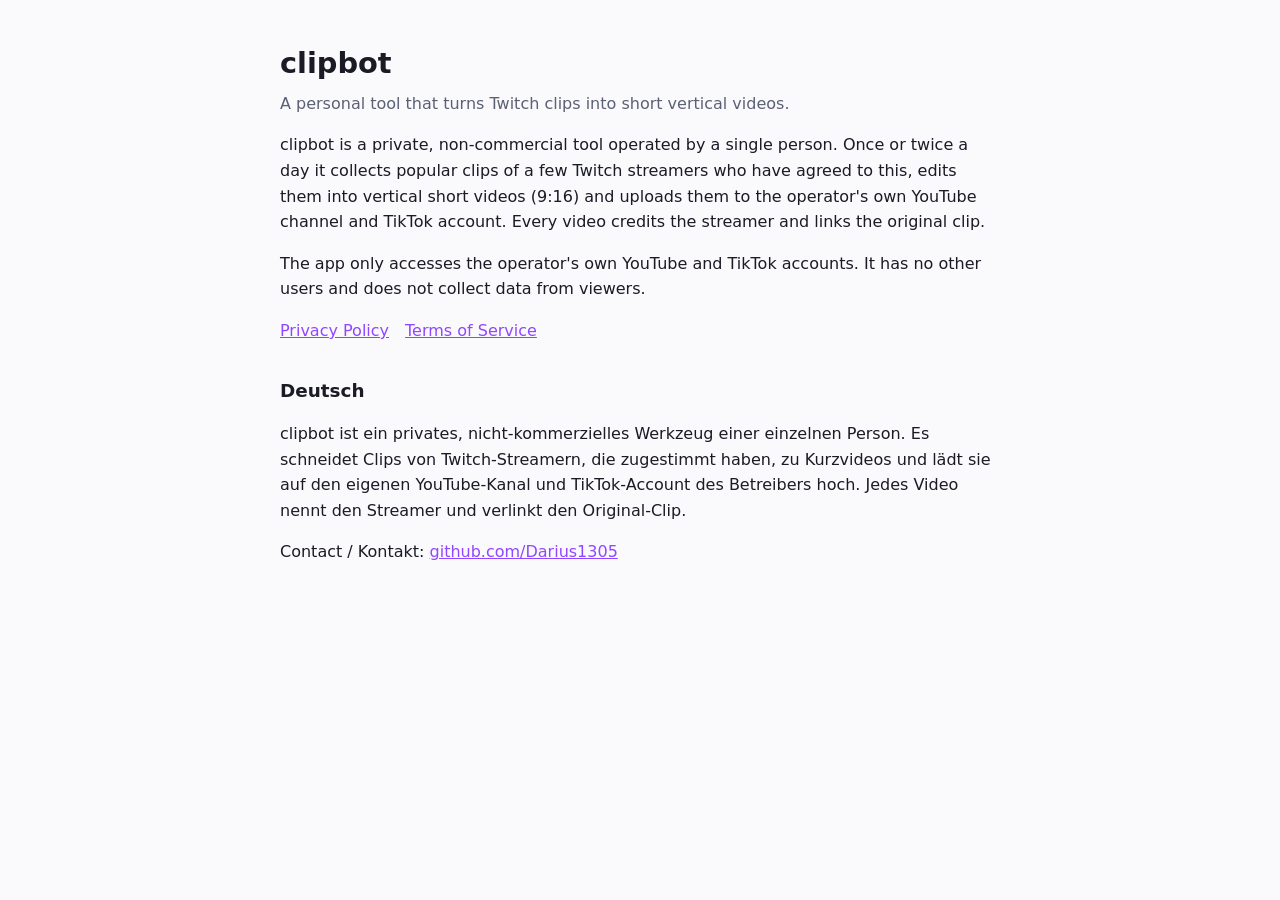
<file: index.html>
<!doctype html>
<html lang="en"><head><meta charset="utf-8"><meta name="viewport" content="width=device-width,initial-scale=1">
<title>clipbot</title><link rel="stylesheet" href="style.css"></head>
<body><main>
<h1>clipbot</h1>
<p class="meta">A personal tool that turns Twitch clips into short vertical videos.</p>
<p>clipbot is a private, non-commercial tool operated by a single person. Once or twice a day it collects popular
clips of a few Twitch streamers who have agreed to this, edits them into vertical short videos (9:16) and uploads
them to the operator's own YouTube channel and TikTok account. Every video credits the streamer and links the
original clip.</p>
<p>The app only accesses the operator's own YouTube and TikTok accounts. It has no other users and does not
collect data from viewers.</p>
<nav><a href="privacy.html">Privacy Policy</a><a href="terms.html">Terms of Service</a></nav>
<h2>Deutsch</h2>
<p>clipbot ist ein privates, nicht-kommerzielles Werkzeug einer einzelnen Person. Es schneidet Clips von
Twitch-Streamern, die zugestimmt haben, zu Kurzvideos und lädt sie auf den eigenen YouTube-Kanal und
TikTok-Account des Betreibers hoch. Jedes Video nennt den Streamer und verlinkt den Original-Clip.</p>
<p>Contact / Kontakt: <a href="https://github.com/Darius1305">github.com/Darius1305</a></p>
</main></body></html>
</file>
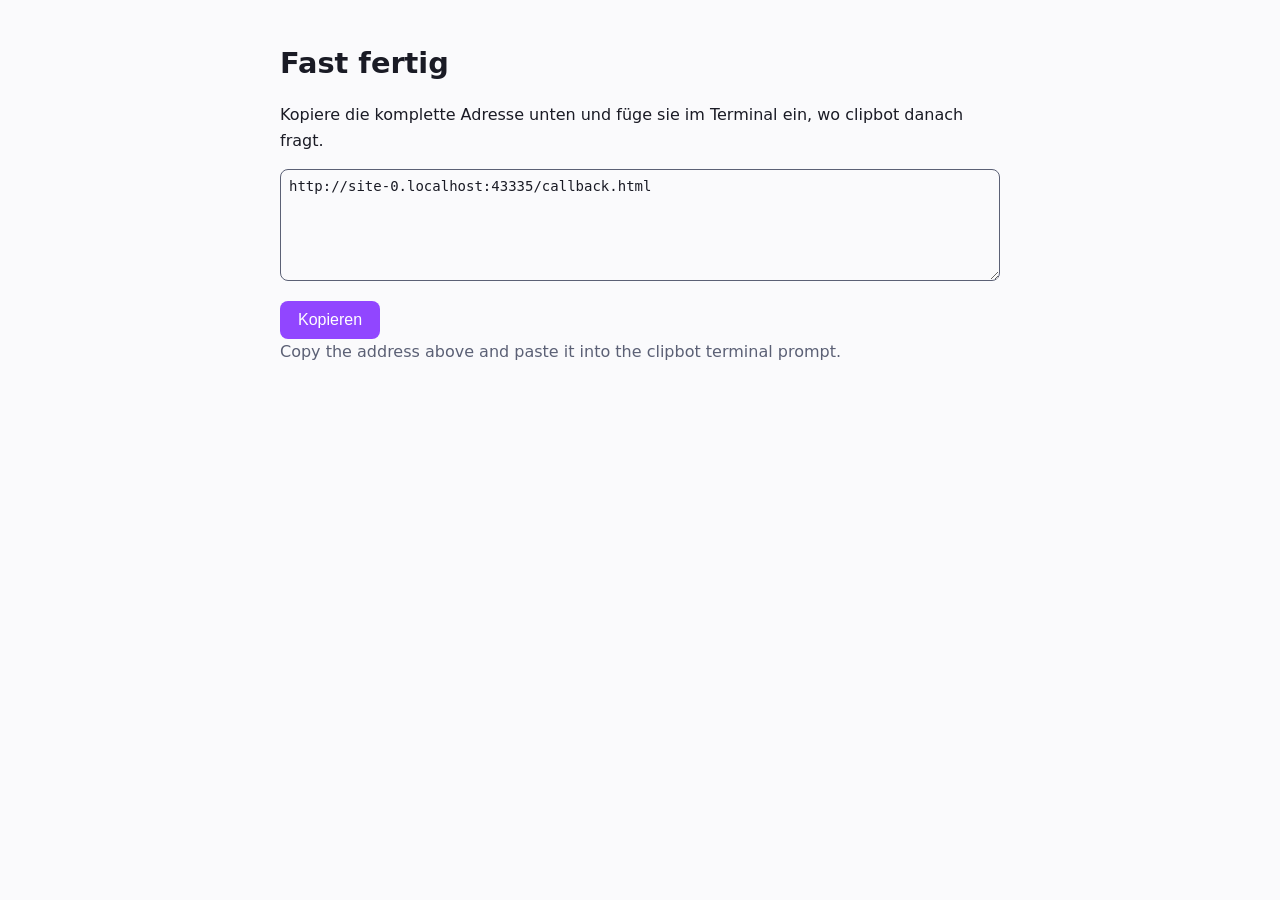
<file: callback.html>
<!doctype html>
<html lang="de"><head><meta charset="utf-8"><meta name="viewport" content="width=device-width,initial-scale=1">
<title>clipbot login</title><link rel="stylesheet" href="style.css">
<style>textarea{width:100%;height:7rem;font:14px monospace;background:transparent;color:inherit;border:1px solid var(--muted);border-radius:8px;padding:8px;box-sizing:border-box}
button{margin-top:12px;padding:10px 18px;border:0;border-radius:8px;background:var(--accent);color:#fff;font-size:1rem;cursor:pointer}</style></head>
<body><main>
<h1>Fast fertig</h1>
<p>Kopiere die komplette Adresse unten und füge sie im Terminal ein, wo clipbot danach fragt.</p>
<textarea id="u" readonly></textarea>
<button id="c">Kopieren</button> <span id="ok"></span>
<p class="meta">Copy the address above and paste it into the clipbot terminal prompt.</p>
<script>
// clipbot waits on this PC (127.0.0.1:8765) for the login result; hand it over directly
if (location.search.includes('code=') || location.search.includes('error=')) {
  location.replace('http://127.0.0.1:8765/callback' + location.search);
}
const u=document.getElementById('u');u.value=location.href;
document.getElementById('c').onclick=async()=>{try{await navigator.clipboard.writeText(u.value)}catch(e){u.select();document.execCommand('copy')}document.getElementById('ok').textContent='Kopiert ✓'};
</script>
</main></body></html>
</file>
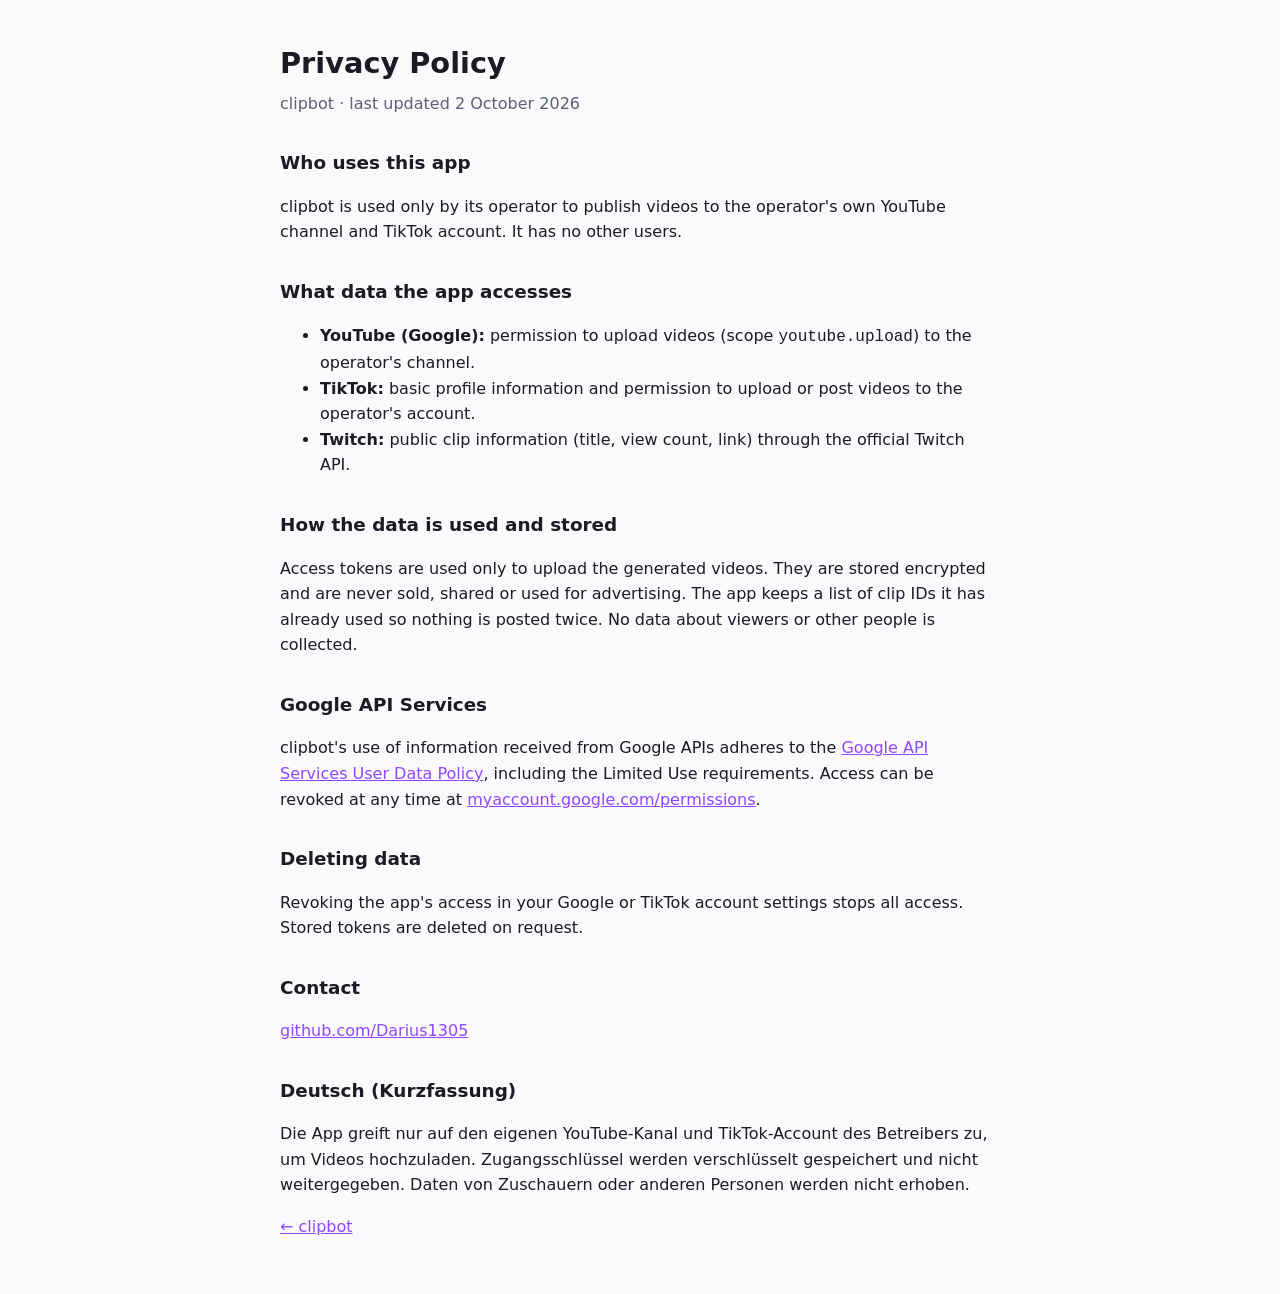
<file: privacy.html>
<!doctype html>
<html lang="en"><head><meta charset="utf-8"><meta name="viewport" content="width=device-width,initial-scale=1">
<title>clipbot Privacy Policy</title><link rel="stylesheet" href="style.css"></head>
<body><main>
<h1>Privacy Policy</h1>
<p class="meta">clipbot · last updated 2 October 2026</p>
<h2>Who uses this app</h2>
<p>clipbot is used only by its operator to publish videos to the operator's own YouTube channel and TikTok
account. It has no other users.</p>
<h2>What data the app accesses</h2>
<ul>
<li><b>YouTube (Google):</b> permission to upload videos (scope <code>youtube.upload</code>) to the operator's channel.</li>
<li><b>TikTok:</b> basic profile information and permission to upload or post videos to the operator's account.</li>
<li><b>Twitch:</b> public clip information (title, view count, link) through the official Twitch API.</li>
</ul>
<h2>How the data is used and stored</h2>
<p>Access tokens are used only to upload the generated videos. They are stored encrypted and are never sold,
shared or used for advertising. The app keeps a list of clip IDs it has already used so nothing is posted twice.
No data about viewers or other people is collected.</p>
<h2>Google API Services</h2>
<p>clipbot's use of information received from Google APIs adheres to the
<a href="https://developers.google.com/terms/api-services-user-data-policy">Google API Services User Data Policy</a>,
including the Limited Use requirements. Access can be revoked at any time at
<a href="https://myaccount.google.com/permissions">myaccount.google.com/permissions</a>.</p>
<h2>Deleting data</h2>
<p>Revoking the app's access in your Google or TikTok account settings stops all access. Stored tokens are deleted
on request.</p>
<h2>Contact</h2>
<p><a href="https://github.com/Darius1305">github.com/Darius1305</a></p>
<h2>Deutsch (Kurzfassung)</h2>
<p>Die App greift nur auf den eigenen YouTube-Kanal und TikTok-Account des Betreibers zu, um Videos hochzuladen.
Zugangsschlüssel werden verschlüsselt gespeichert und nicht weitergegeben. Daten von Zuschauern oder anderen
Personen werden nicht erhoben.</p>
<p><a href="index.html">← clipbot</a></p>
</main></body></html>
</file>
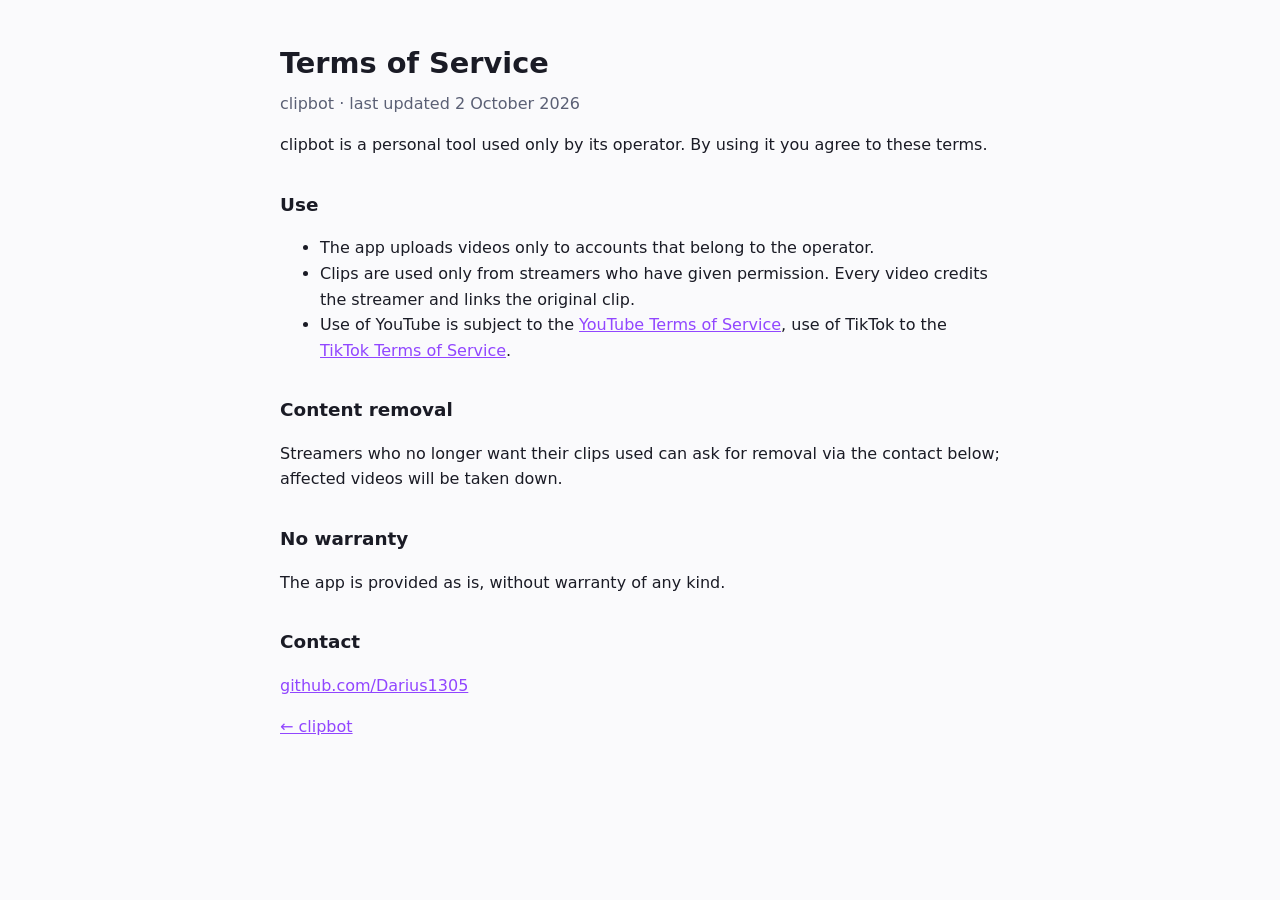
<file: terms.html>
<!doctype html>
<html lang="en"><head><meta charset="utf-8"><meta name="viewport" content="width=device-width,initial-scale=1">
<title>clipbot Terms of Service</title><link rel="stylesheet" href="style.css"></head>
<body><main>
<h1>Terms of Service</h1>
<p class="meta">clipbot · last updated 2 October 2026</p>
<p>clipbot is a personal tool used only by its operator. By using it you agree to these terms.</p>
<h2>Use</h2>
<ul>
<li>The app uploads videos only to accounts that belong to the operator.</li>
<li>Clips are used only from streamers who have given permission. Every video credits the streamer and links the original clip.</li>
<li>Use of YouTube is subject to the <a href="https://www.youtube.com/t/terms">YouTube Terms of Service</a>,
use of TikTok to the <a href="https://www.tiktok.com/legal/terms-of-service">TikTok Terms of Service</a>.</li>
</ul>
<h2>Content removal</h2>
<p>Streamers who no longer want their clips used can ask for removal via the contact below; affected videos will be taken down.</p>
<h2>No warranty</h2>
<p>The app is provided as is, without warranty of any kind.</p>
<h2>Contact</h2>
<p><a href="https://github.com/Darius1305">github.com/Darius1305</a></p>
<p><a href="index.html">← clipbot</a></p>
</main></body></html>
</file>
<file: style.css>
:root{--bg:#0f1220;--fg:#e8eaf2;--muted:#9aa0b8;--accent:#9146ff}
@media (prefers-color-scheme: light){:root{--bg:#fafafc;--fg:#1a1b25;--muted:#5b6075}}
body{margin:0;background:var(--bg);color:var(--fg);font:16px/1.6 system-ui,-apple-system,Segoe UI,Roboto,sans-serif}
main{max-width:720px;margin:0 auto;padding:40px 16px}
h1{font-size:1.8rem;margin:0 0 .3rem}h2{font-size:1.15rem;margin-top:2rem}
a{color:var(--accent)}p.meta{color:var(--muted);margin-top:0}
nav a{margin-right:1rem}
</file>
